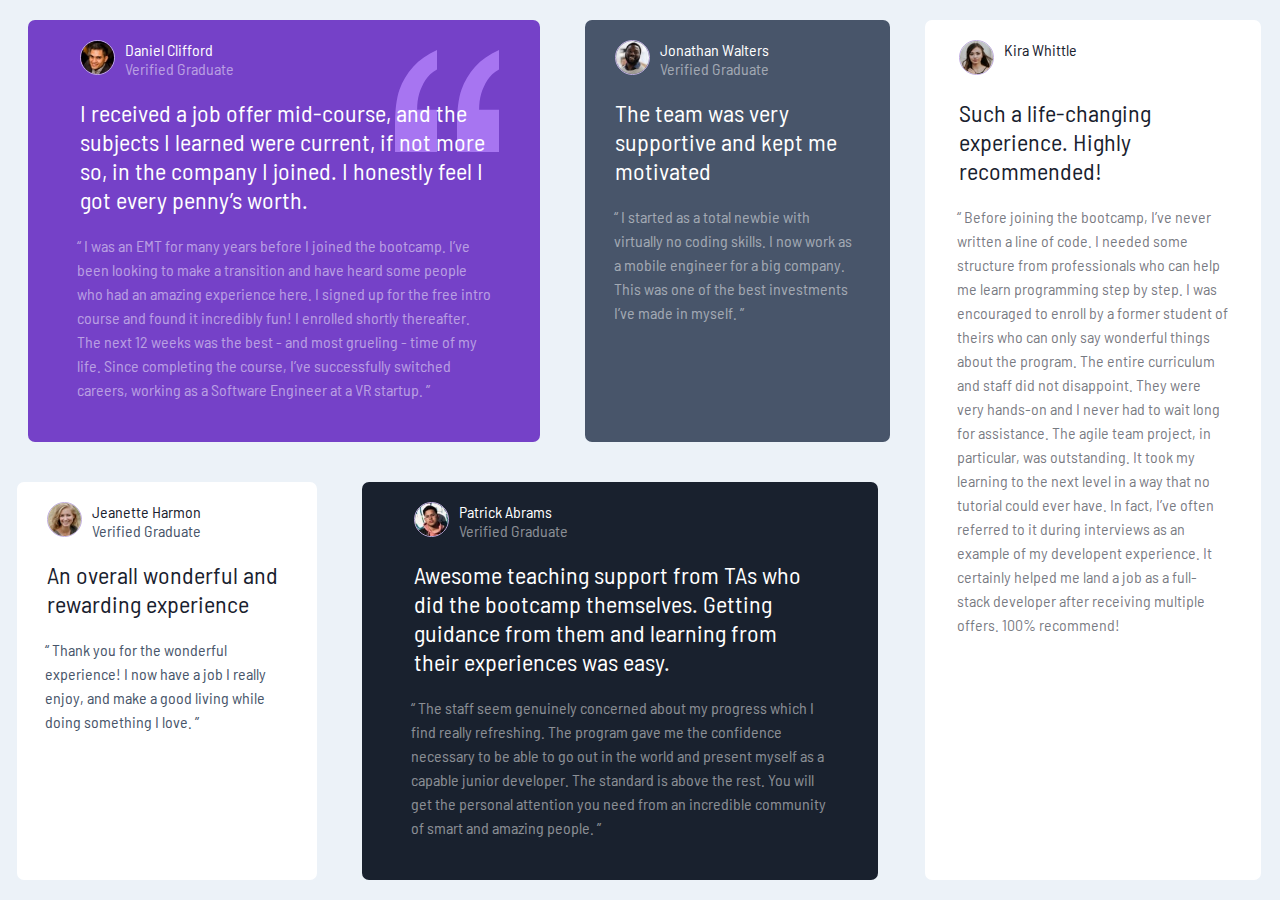
<file: index.html>
<!DOCTYPE html>
<html lang="en">
  <head>
    <meta charset="UTF-8"/>
    <meta http-equiv="X-UA-Compatible" content="IE=edge"/>
    <meta name="viewport" content="width=device-width, initial-scale=1.0"/>
    <title>Testimonial</title>
    <link rel="preconnect" href="https://fonts.googleapis.com">
    <link rel="preconnect" href="https://fonts.gstatic.com" crossorigin>
    <link href="https://fonts.googleapis.com/css2?family=Barlow+Semi+Condensed:wght@100;200;300;400;500;600;700;800;900&display=swap" rel="stylesheet">
    <link rel="stylesheet" href="./style.css">
  </head>
  <body>
    <section>
      <div class="testimonial-container">
        <div class="daniel-container">
    
           <div class="img-verified">
             <img src="./images/image-daniel.jpg" alt=""/>
          <div class="daniel-verified">
            <p class="dan">Daniel Clifford</p>
            <p class="VG">Verified Graduate</p>
          </div>
          </div>
            <p class="mainquote">
              I received a job offer mid-course, and the subjects I learned were
              current, if not more so, in the company I joined. I honestly feel I
              got every penny’s worth.
            </p>
            <p class="subquote">
              “ I was an EMT for many years before I joined the bootcamp. I’ve
              been looking to make a transition and have heard some people who had
              an amazing experience here. I signed up for the free intro course
              and found it incredibly fun! I enrolled shortly thereafter. The next
              12 weeks was the best - and most grueling - time of my life. Since
              completing the course, I’ve successfully switched careers, working
              as a Software Engineer at a VR startup. ”
            </p>
          </div>
        <div class="jonathan-container">
           <div class="img-verified">
             <img src="./images/image-jonathan.jpg" alt=""/>
          <div class="jonathan-verified">
            <p class="jon">Jonathan Walters</p>
            <p class="VG">Verified Graduate</p>
          </div>
          </div>
            <p class="mainquote">
              The team was very supportive and kept me motivated
            </p>
            <p class="subquote">
              “ I started as a total newbie with virtually no coding skills. I now work as a mobile engineer
              for a big company. This was one of the best investments I’ve made in myself. ”
            </p>
          </div>
        <div class="jeanette-container">
          <div class="img-verified">
             <img src="./images/image-jeanette.jpg" alt=""/>
          <div class="jeanette-verified">
            <p class="jean">Jeanette Harmon</p>
            <p class="VG-jean">Verified Graduate</p>
          </div>
          </div>
            <p class="mainquote">
              An overall wonderful and rewarding experience
            </p>
            <p class="subquote">
              “ Thank you for the wonderful experience! I now have a job I really enjoy, and make a good living
                while doing something I love. ”
            </p>
          </div>
        <div class="patrick-container">
           <div class="img-verified">
             <img src="./images/image-patrick.jpg" alt=""/>
          <div class="patrick-verified">
            <p class="pat">Patrick Abrams</p>
            <p class="VG">Verified Graduate</p>
          </div>
          </div>
            <p class="mainquote">
              Awesome teaching support from TAs who did the bootcamp themselves. Getting guidance from them and
                learning from their experiences was easy.
            </p>
            <p class="subquote">
              “ The staff seem genuinely concerned about my progress which I find really refreshing. The program
                gave me the confidence necessary to be able to go out in the world and present myself as a capable
                junior developer. The standard is above the rest. You will get the personal attention you need from
                an incredible community of smart and amazing people. ”
            </p>
          </div>
        <div class="kira-container">
           <div class="img-verified">
             <img src="./images/image-kira.jpg" alt=""/>
          <div class="kira-verified">
            <p class="kira">Kira Whittle</p>
            <p class="VG">Verified Graduate</p>
          </div>
          </div>
            <p class="mainquote">
              Such a life-changing experience. Highly recommended!
            </p>
            <p class="subquote">
              “ Before joining the bootcamp, I’ve never written a line of code. I needed some structure from
              professionals who can help me learn programming step by step. I was encouraged to enroll by a former
              student of theirs who can only say wonderful things about the program. The entire curriculum and staff
              did not disappoint. They were very hands-on and I never had to wait long for assistance. The agile team
              project, in particular, was outstanding. It took my learning to the next level in a way that no tutorial
              could ever have. In fact, I’ve often referred to it during interviews as an example of my developent
              experience. It certainly helped me land a job as a full-stack developer after receiving multiple offers.
              100% recommend!
            </p>
          </div>
      </div>
    
  </section>
</body>
</html>
</file>
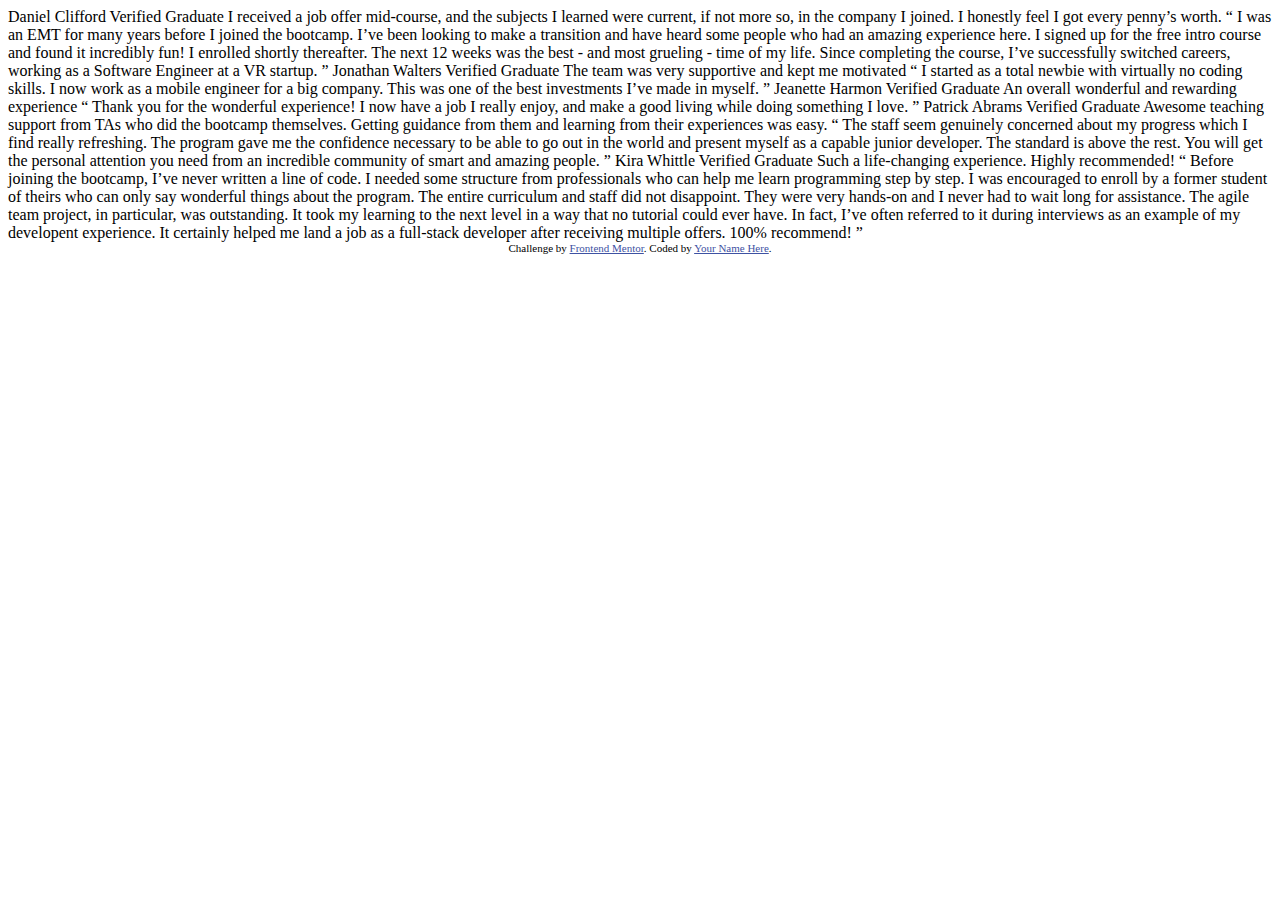
<file: Testimonial/index.html>
<!DOCTYPE html>
<html lang="en">
<head>
  <meta charset="UTF-8">
  <meta name="viewport" content="width=device-width, initial-scale=1.0"> <!-- displays site properly based on user's device -->

  <link rel="icon" type="image/png" sizes="32x32" href="./images/favicon-32x32.png">
  
  <title>Frontend Mentor | [Challenge Name Here]</title>

  <!-- Feel free to remove these styles or customise in your own stylesheet 👍 -->
  <style>
    .attribution { font-size: 11px; text-align: center; }
    .attribution a { color: hsl(228, 45%, 44%); }
  </style>
</head>
<body>
  Daniel Clifford
  Verified Graduate

  I received a job offer mid-course, and the subjects I learned were current, if not more so, 
  in the company I joined. I honestly feel I got every penny’s worth.

  “ I was an EMT for many years before I joined the bootcamp. I’ve been looking to make a 
  transition and have heard some people who had an amazing experience here. I signed up 
  for the free intro course and found it incredibly fun! I enrolled shortly thereafter. 
  The next 12 weeks was the best - and most grueling - time of my life. Since completing 
  the course, I’ve successfully switched careers, working as a Software Engineer at a VR startup. ”

  Jonathan Walters
  Verified Graduate

  The team was very supportive and kept me motivated

  “ I started as a total newbie with virtually no coding skills. I now work as a mobile engineer 
  for a big company. This was one of the best investments I’ve made in myself. ”

  Jeanette Harmon
  Verified Graduate

  An overall wonderful and rewarding experience

  “ Thank you for the wonderful experience! I now have a job I really enjoy, and make a good living 
  while doing something I love. ”

  Patrick Abrams
  Verified Graduate

  Awesome teaching support from TAs who did the bootcamp themselves. Getting guidance from them and 
  learning from their experiences was easy.

  “ The staff seem genuinely concerned about my progress which I find really refreshing. The program 
  gave me the confidence necessary to be able to go out in the world and present myself as a capable 
  junior developer. The standard is above the rest. You will get the personal attention you need from 
  an incredible community of smart and amazing people. ”

  Kira Whittle
  Verified Graduate

  Such a life-changing experience. Highly recommended!

  “ Before joining the bootcamp, I’ve never written a line of code. I needed some structure from 
  professionals who can help me learn programming step by step. I was encouraged to enroll by a former 
  student of theirs who can only say wonderful things about the program. The entire curriculum and staff 
  did not disappoint. They were very hands-on and I never had to wait long for assistance. The agile team 
  project, in particular, was outstanding. It took my learning to the next level in a way that no tutorial 
  could ever have. In fact, I’ve often referred to it during interviews as an example of my developent 
  experience. It certainly helped me land a job as a full-stack developer after receiving multiple offers. 
  100% recommend! ”
  
  <div class="attribution">
    Challenge by <a href="https://www.frontendmentor.io?ref=challenge" target="_blank">Frontend Mentor</a>. 
    Coded by <a href="#">Your Name Here</a>.
  </div>
</body>
</html>
</file>
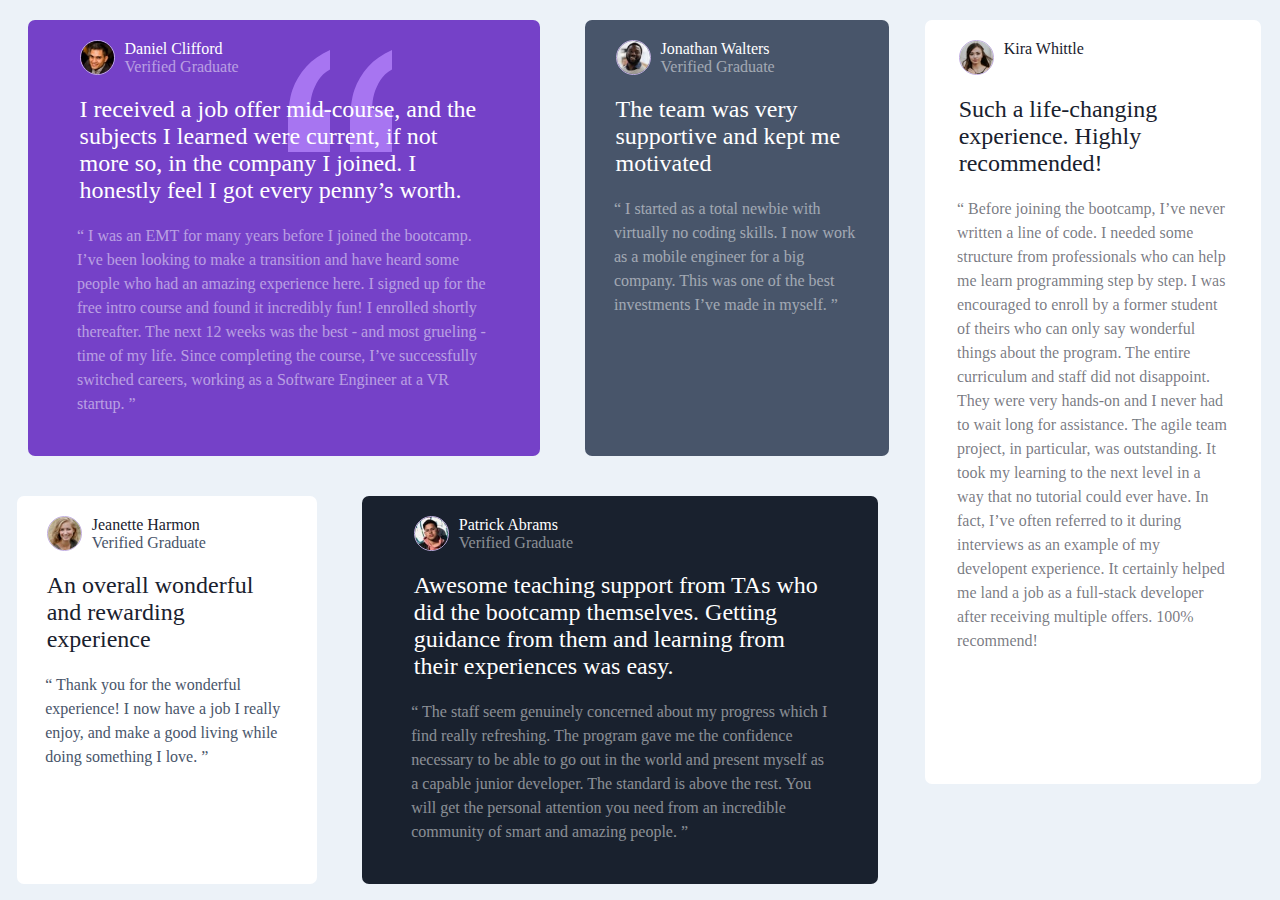
<file: Testimonial/index2.html>
<!DOCTYPE html>
<html lang="en">
  <head>
    <meta charset="UTF-8"/>
    <meta http-equiv="X-UA-Compatible" content="IE=edge"/>
    <meta name="viewport" content="width=device-width, initial-scale=1.0"/>
    <title>Testimonial</title>
    <link rel="stylesheet" href="https://fonts.google.com/specimen/Barlow+Semi+Condensed)">
    <link rel="stylesheet" href="./style.css">
  </head>
  <body>
    <div class="testimonial-container">
      <div class="daniel-container">
      
         <div class="img-verified">
           <img src="./images/image-daniel.jpg" alt=""/>
        <div class="daniel-verified">
          <p class="dan">Daniel Clifford</p>
          <p class="VG">Verified Graduate</p>
        </div>
        </div>
          <p class="mainquote">
            I received a job offer mid-course, and the subjects I learned were
            current, if not more so, in the company I joined. I honestly feel I
            got every penny’s worth.
          </p>

          <p class="subquote">
            “ I was an EMT for many years before I joined the bootcamp. I’ve
            been looking to make a transition and have heard some people who had
            an amazing experience here. I signed up for the free intro course
            and found it incredibly fun! I enrolled shortly thereafter. The next
            12 weeks was the best - and most grueling - time of my life. Since
            completing the course, I’ve successfully switched careers, working
            as a Software Engineer at a VR startup. ”
          </p>
        </div>

      <div class="jonathan-container">
         <div class="img-verified">
           <img src="./images/image-jonathan.jpg" alt=""/>
        <div class="jonathan-verified">
          <p class="jon">Jonathan Walters</p>
          <p class="VG">Verified Graduate</p>
        </div>
        </div>
          <p class="mainquote">
            The team was very supportive and kept me motivated
          </p>

          <p class="subquote">
            “ I started as a total newbie with virtually no coding skills. I now work as a mobile engineer 
            for a big company. This was one of the best investments I’ve made in myself. ”
          </p>
        </div>

      <div class="jeanette-container">
        <div class="img-verified">
           <img src="./images/image-jeanette.jpg" alt=""/>
        <div class="jeanette-verified">
          <p class="jean">Jeanette Harmon</p>
          <p class="VG-jean">Verified Graduate</p>
        </div>
        </div>
          <p class="mainquote">
            An overall wonderful and rewarding experience
          </p>

          <p class="subquote">
            “ Thank you for the wonderful experience! I now have a job I really enjoy, and make a good living 
  while doing something I love. ”
          </p>
        </div>

      <div class="patrick-container">
         <div class="img-verified">
           <img src="./images/image-patrick.jpg" alt=""/>
        <div class="patrick-verified">
          <p class="pat">Patrick Abrams</p>
          <p class="VG">Verified Graduate</p>
        </div>
        </div>
          <p class="mainquote">
            Awesome teaching support from TAs who did the bootcamp themselves. Getting guidance from them and 
  learning from their experiences was easy.
          </p>

          <p class="subquote">
            “ The staff seem genuinely concerned about my progress which I find really refreshing. The program 
  gave me the confidence necessary to be able to go out in the world and present myself as a capable 
  junior developer. The standard is above the rest. You will get the personal attention you need from 
  an incredible community of smart and amazing people. ”
          </p>
        </div>

      <div class="kira-container">
         <div class="img-verified">
           <img src="./images/image-kira.jpg" alt=""/>
        <div class="kira-verified">
          <p class="kira">Kira Whittle</p>
          <p class="VG">Verified Graduate</p>
        </div>
        </div>
          <p class="mainquote">
            Such a life-changing experience. Highly recommended!
          </p>

          <p class="subquote">
            “ Before joining the bootcamp, I’ve never written a line of code. I needed some structure from 
            professionals who can help me learn programming step by step. I was encouraged to enroll by a former 
            student of theirs who can only say wonderful things about the program. The entire curriculum and staff 
            did not disappoint. They were very hands-on and I never had to wait long for assistance. The agile team 
            project, in particular, was outstanding. It took my learning to the next level in a way that no tutorial 
            could ever have. In fact, I’ve often referred to it during interviews as an example of my developent 
            experience. It certainly helped me land a job as a full-stack developer after receiving multiple offers. 
            100% recommend! 
          </p>
        </div>

    </div>
  </body>
</html>
</file>
<file: style.css>
*{
    margin: 0;
    padding: 0;
    box-sizing: border-box;
    font-family: 'Barlow Semi Condensed', sans-serif;
}
body{
    background-color:  hsl(210, 46%, 95%);
}
section{
    display: flex;
    justify-content: center;
    align-items: center;
}
.daniel-container{
    background-image: url(./images/bg-pattern-quotation.svg);
    background-repeat: no-repeat;
    /* background-position: right; */
    background-position-x: 90%;
    background-position-y: 30px;
    background-color: hsl(263, 55%, 52%);
    width: 90%;
    margin: 0 auto;
    border-radius: 7px;
    margin-top: 70px;
    color: white;
    display: grid;
    grid-template-columns: 100%;
}

.daniel-container img{
    border-radius: 50%;
    width: 35px;
    height: 35px;
    border: 1px solid hsl(263, 44%, 78%);
}

.daniel-container .mainquote{
    width: 80%;
    margin: 0 auto;
    padding-bottom: 20px;
    font-size: x-large;
}
.daniel-container .subquote{
    width: 81%;
    margin: 0 auto;
    line-height: 24px;
    color: rgba(255, 255, 255, 0.5);
    padding-bottom: 40px;
}


.jonathan-container{  
    background-color: hsl(217, 19%, 35%);
    width: 90%;
    margin: 0 auto;
    border-radius: 7px;
    margin-top: 20px;
    color: white;
}

.jonathan-container img{
    border-radius: 50%;
    width: 35px;
    height: 35px;
    border: 1px solid hsl(263, 44%, 78%);
}

.jonathan-container .mainquote{
    width: 80%;
    margin: 0 auto;
    padding-bottom: 20px;
    font-size: x-large;
}
.jonathan-container .subquote{
    width: 81%;
    margin: 0 auto;
    line-height: 24px;
    color: rgba(255, 255, 255, 0.5);
    padding-bottom: 40px;
}



.jeanette-container{  
    background-color:  hsl(0, 0%, 100%);
    width: 90%;
    margin: 0 auto;
    border-radius: 7px;
    margin-top: 20px;
    color:  hsl(219, 29%, 14%);
}

.jeanette-container img{
    border-radius: 50%;
    width: 35px;
    height: 35px;
    border: 1px solid hsl(263, 44%, 78%);
}

.VG-jean{
    color: hsl(217, 19%, 35%);
}

.jeanette-container .mainquote{
    width: 80%;
    margin: 0 auto;
    padding-bottom: 20px;
    font-size: x-large;
}
.jeanette-container .subquote{
    width: 81%;
    margin: 0 auto;
    line-height: 24px;
    color:  hsl(217, 19%, 35%);
    padding-bottom: 40px;
}



.patrick-container{  
    background-color:  hsl(219, 29%, 14%);
    width: 90%;
    margin: 0 auto;
    border-radius: 7px;
    margin-top: 20px;
    color: white;
}

.patrick-container img{
    border-radius: 50%;
    width: 35px;
    height: 35px;
    border: 1px solid hsl(263, 44%, 78%);
}

.patrick-container .mainquote{
    width: 80%;
    margin: 0 auto;
    padding-bottom: 20px;
    font-size: x-large;
}
.patrick-container .subquote{
    width: 81%;
    margin: 0 auto;
    line-height: 24px;
    color: rgba(255, 255, 255, 0.5);
    padding-bottom: 40px;
}



.kira-container{  
    background-color: white;
    width: 90%;
    margin: 0 auto;
    border-radius: 7px;
    margin-top: 20px;
    color: hsl(219, 29%, 14%);
    box-shadow: 70px;
    margin-bottom: 100px;
}

.kira-container img{
    border-radius: 50%;
    width: 35px;
    height: 35px;
    border: 1px solid hsl(263, 44%, 78%);
}

.kira-container .mainquote{
    width: 80%;
    margin: 0 auto;
    padding-bottom: 20px;
    font-size: x-large;
}
.kira-container .subquote{
    width: 81%;
    margin: 0 auto;
    line-height: 24px;
    color: hsla(217, 30%, 14%, 0.6);
    padding-bottom: 40px;
}

.img-verified{
    display: flex;
    width: 80%;
    margin: 0 auto;
    padding: 20px 0;
    column-gap: 10px;
}
.VG{
    color: rgba(255, 255, 255, 0.5);
}



@media (min-width: 768px) {
    .testimonial-container{
        display: grid;
        grid-template-columns: auto auto auto auto;
        row-gap: 20px;
        /* justify-content: center;
        align-items: center;
        align-items: baseline; */
    }
    .daniel-container{
        margin-top: 20px;
        grid-column: 1 / 3;
    }
    .patrick-container{
        grid-area: 2 / 2 / 3 / 4;
    }
    .kira-container{
        grid-area: 1 / 4 / 3 / 5;
        margin-bottom: 0;
    }
}
</file>
<file: Testimonial/style.css>
*{
    margin: 0;
    padding: 0;
    box-sizing: border-box;
    font-family: Barlow Semi Condensed;
}

body{
    background-color:  hsl(210, 46%, 95%);
}

.daniel-container{
    background-image: url(./images/bg-pattern-quotation.svg);
    background-repeat: no-repeat;
    background-position-x: 260px;
    background-position-y: 30px;
    background-color: hsl(263, 55%, 52%);
    width: 90%;
    margin: 0 auto;
    border-radius: 7px;
    margin-top: 70px;
    color: white;
}

.daniel-container img{
    border-radius: 50%;
    width: 35px;
    height: 35px;
    border: 1px solid hsl(263, 44%, 78%);
}

.daniel-container .mainquote{
    width: 80%;
    margin: 0 auto;
    padding-bottom: 20px;
    font-size: x-large;
}
.daniel-container .subquote{
    width: 81%;
    margin: 0 auto;
    line-height: 24px;
    color: rgba(255, 255, 255, 0.5);
    padding-bottom: 40px;
}


.jonathan-container{  
    background-color: hsl(217, 19%, 35%);
    width: 90%;
    margin: 0 auto;
    border-radius: 7px;
    margin-top: 20px;
    color: white;
}

.jonathan-container img{
    border-radius: 50%;
    width: 35px;
    height: 35px;
    border: 1px solid hsl(263, 44%, 78%);
}

.jonathan-container .mainquote{
    width: 80%;
    margin: 0 auto;
    padding-bottom: 20px;
    font-size: x-large;
}
.jonathan-container .subquote{
    width: 81%;
    margin: 0 auto;
    line-height: 24px;
    color: rgba(255, 255, 255, 0.5);
    padding-bottom: 40px;
}



.jeanette-container{  
    background-color:  hsl(0, 0%, 100%);
    width: 90%;
    margin: 0 auto;
    border-radius: 7px;
    margin-top: 20px;
    color:  hsl(219, 29%, 14%);
}

.jeanette-container img{
    border-radius: 50%;
    width: 35px;
    height: 35px;
    border: 1px solid hsl(263, 44%, 78%);
}

.VG-jean{
    color: hsl(217, 19%, 35%);
}

.jeanette-container .mainquote{
    width: 80%;
    margin: 0 auto;
    padding-bottom: 20px;
    font-size: x-large;
}
.jeanette-container .subquote{
    width: 81%;
    margin: 0 auto;
    line-height: 24px;
    color:  hsl(217, 19%, 35%);
    padding-bottom: 40px;
}



.patrick-container{  
    background-color:  hsl(219, 29%, 14%);
    width: 90%;
    margin: 0 auto;
    border-radius: 7px;
    margin-top: 20px;
    color: white;
}

.patrick-container img{
    border-radius: 50%;
    width: 35px;
    height: 35px;
    border: 1px solid hsl(263, 44%, 78%);
}

.patrick-container .mainquote{
    width: 80%;
    margin: 0 auto;
    padding-bottom: 20px;
    font-size: x-large;
}
.patrick-container .subquote{
    width: 81%;
    margin: 0 auto;
    line-height: 24px;
    color: rgba(255, 255, 255, 0.5);
    padding-bottom: 40px;
}



.kira-container{  
    background-color: white;
    width: 90%;
    margin: 0 auto;
    border-radius: 7px;
    margin-top: 20px;
    color: hsl(219, 29%, 14%);
    box-shadow: 70px;
    margin-bottom: 100px;
}

.kira-container img{
    border-radius: 50%;
    width: 35px;
    height: 35px;
    border: 1px solid hsl(263, 44%, 78%);
}

.kira-container .mainquote{
    width: 80%;
    margin: 0 auto;
    padding-bottom: 20px;
    font-size: x-large;
}
.kira-container .subquote{
    width: 81%;
    margin: 0 auto;
    line-height: 24px;
    color: hsla(217, 30%, 14%, 0.6);
    padding-bottom: 40px;
}

.img-verified{
    display: flex;
    width: 80%;
    margin: 0 auto;
    padding: 20px 0;
    column-gap: 10px;
}
.VG{
    color: rgba(255, 255, 255, 0.5);
}



@media (min-width: 768px) {
    .testimonial-container{
        display: grid;
        grid-template-columns: auto auto auto auto;
        row-gap: 20px;
        /* justify-content: center;
        align-items: center;
        align-items: baseline; */
    }
    .daniel-container{
        margin-top: 20px;
        grid-column: 1 / 3;
    }
    .patrick-container{
        grid-area: 2 / 2 / 3 / 4;
    }
    .kira-container{
        grid-area: 1 / 4 / 3 / 5;
    }
}
</file>
